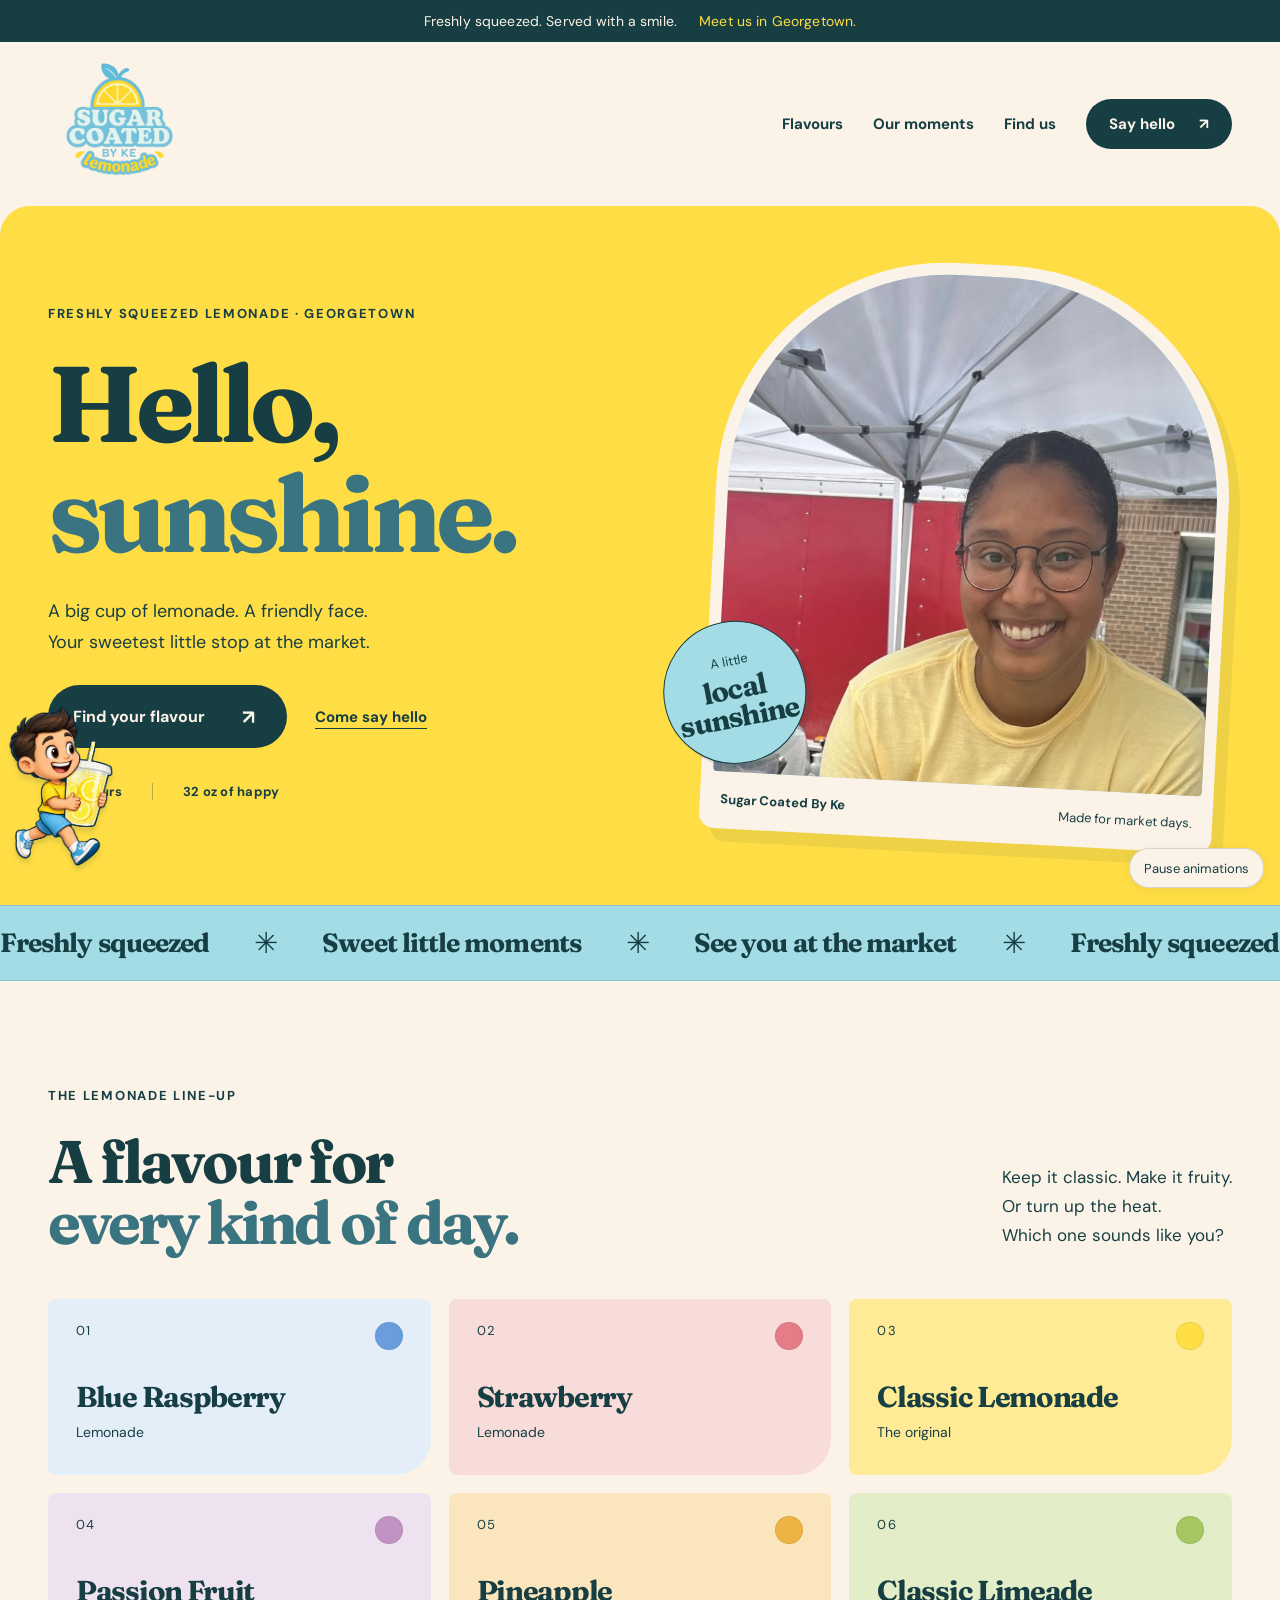
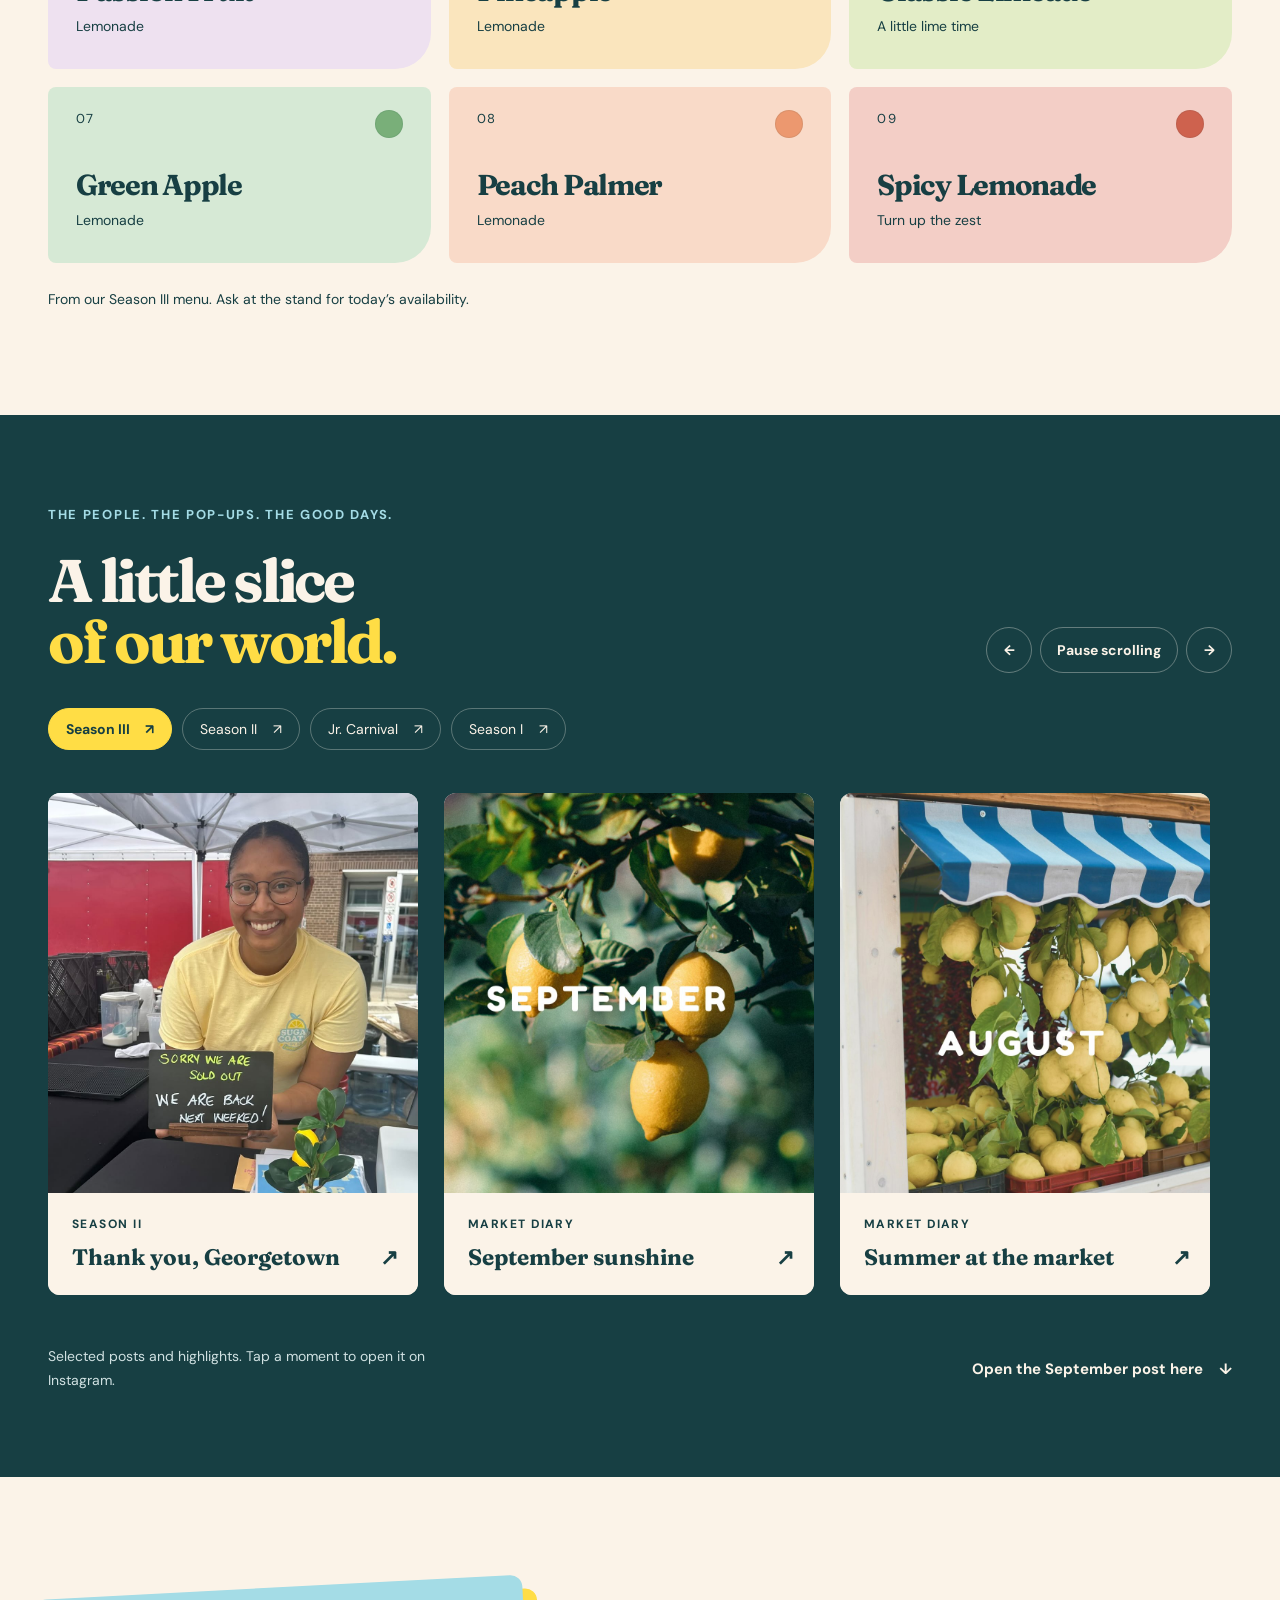
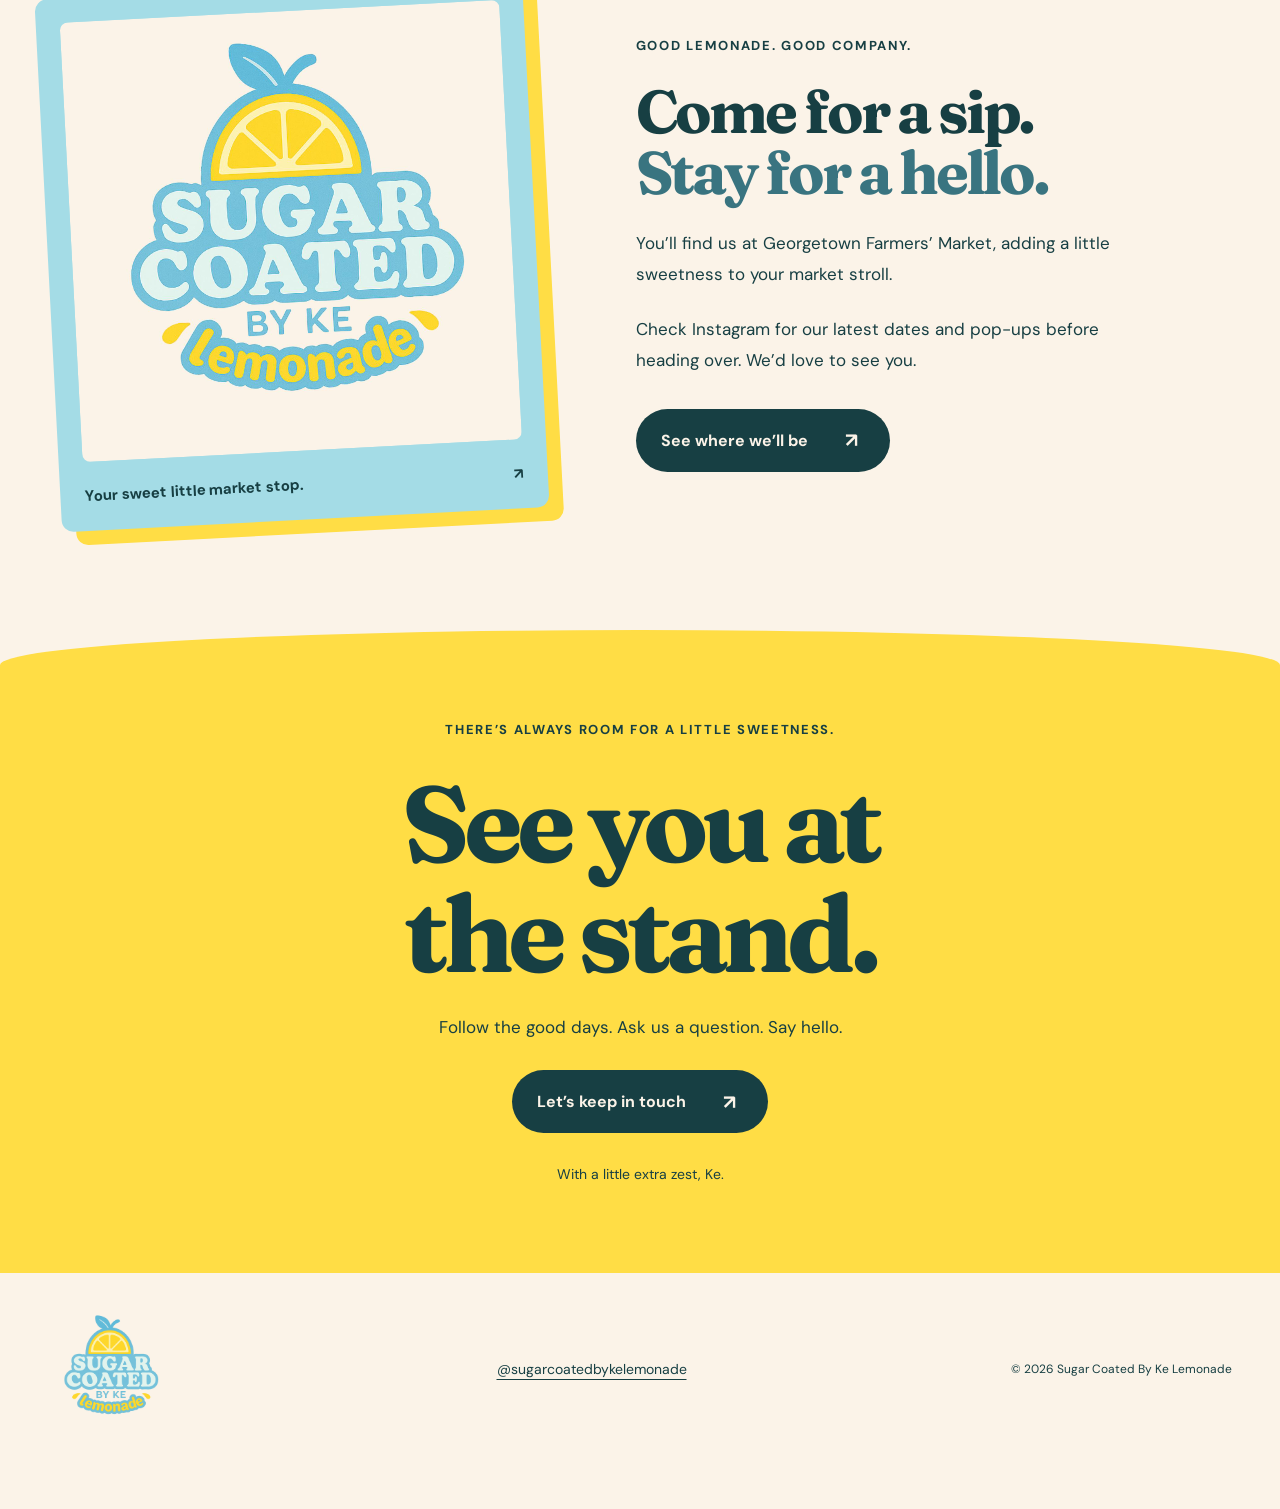
<file: index.html>
<!doctype html>
<html lang="en">
<head>
  <meta charset="utf-8">
  <meta name="viewport" content="width=device-width, initial-scale=1">
  <meta name="theme-color" content="#ffdd45">
  <title>Sugar Coated By Ke Lemonade</title>
  <meta name="description" content="A little sunshine, a little sweetness. Find Sugar Coated By Ke Lemonade at Georgetown Farmers’ Market and follow along for the latest pop-ups.">
  <link rel="stylesheet" href="styles.css"><link rel="stylesheet" href="additions.css">
</head>
<body>
  <a class="skip" href="#main">Skip to content</a>
  <div class="announcement">Freshly squeezed. Served with a smile. <span>Meet us in Georgetown.</span></div>
  <header class="header wrap">
    <a class="wordmark" href="#" aria-label="Sugar Coated By Ke Lemonade home"><img class="wordmark-logo" src="assets/brand.jpg" alt="Sugar Coated By Ke Lemonade" width="1440" height="1440"></a>
    <nav aria-label="Main navigation"><a href="#flavours">Flavours</a><a href="#moments">Our moments</a><a href="#find-us">Find us</a><a class="nav-contact" href="https://www.instagram.com/sugarcoatedbykelemonade/" target="_blank" rel="noopener noreferrer">Say hello <span aria-hidden="true">↗</span></a></nav>
  </header>
  <main id="main">
    <section class="hero" aria-labelledby="hero-title">
      <div class="hero-layout wrap">
        <div class="hero-copy">
          <p class="eyebrow">FRESHLY SQUEEZED LEMONADE · GEORGETOWN</p>
          <h1 id="hero-title">Hello,<br><em>sunshine.</em></h1>
          <p class="intro">A big cup of lemonade. A friendly face.<br>Your sweetest little stop at the market.</p>
          <div class="hero-actions"><a class="button" href="#flavours">Find your flavour <span aria-hidden="true">↗</span></a><a class="hero-secondary" href="#find-us">Come say hello</a></div>
          <div class="hero-footnote"><span>09 flavours</span><span>32 oz of happy</span></div>
        </div>
        <figure class="hero-portrait"><div class="hero-photo"><img src="assets/market-moment.jpg" alt="Ke’s welcoming smile at her Georgetown lemonade stand" width="1080" height="1920" fetchpriority="high"></div><div class="hero-stamp" aria-hidden="true">A little<br><strong>local<br>sunshine</strong></div><figcaption>Sugar Coated By Ke <span>Made for market days.</span></figcaption></figure>
      </div>
    </section>
    <div class="ribbon" aria-hidden="true"><div class="ribbon-track"><span>Freshly squeezed</span><b>✳</b><span>Sweet little moments</span><b>✳</b><span>See you at the market</span><b>✳</b><span>Freshly squeezed</span><b>✳</b><span>Sweet little moments</span><b>✳</b><span>See you at the market</span><b>✳</b></div></div>
    <section class="flavours wrap" id="flavours" aria-labelledby="flavours-title">
      <div class="section-heading"><div><p class="eyebrow">THE LEMONADE LINE-UP</p><h2 id="flavours-title">A flavour for<br><em>every kind of day.</em></h2></div><p>Keep it classic. Make it fruity.<br>Or turn up the heat.<br>Which one sounds like you?</p></div>
      <ul class="flavour-list">
        <li><span class="flavour-number">01</span><div><h3>Blue Raspberry</h3><p>Lemonade</p></div><span class="flavour-swatch" style="--flavour:#6b9ddd" aria-hidden="true"></span></li>
        <li><span class="flavour-number">02</span><div><h3>Strawberry</h3><p>Lemonade</p></div><span class="flavour-swatch" style="--flavour:#e67c86" aria-hidden="true"></span></li>
        <li><span class="flavour-number">03</span><div><h3>Classic Lemonade</h3><p>The original</p></div><span class="flavour-swatch" style="--flavour:#ffdd45" aria-hidden="true"></span></li>
        <li><span class="flavour-number">04</span><div><h3>Passion Fruit</h3><p>Lemonade</p></div><span class="flavour-swatch" style="--flavour:#c293c2" aria-hidden="true"></span></li>
        <li><span class="flavour-number">05</span><div><h3>Pineapple</h3><p>Lemonade</p></div><span class="flavour-swatch" style="--flavour:#eeb345" aria-hidden="true"></span></li>
        <li><span class="flavour-number">06</span><div><h3>Classic Limeade</h3><p>A little lime time</p></div><span class="flavour-swatch" style="--flavour:#a6c761" aria-hidden="true"></span></li>
        <li><span class="flavour-number">07</span><div><h3>Green Apple</h3><p>Lemonade</p></div><span class="flavour-swatch" style="--flavour:#79af79" aria-hidden="true"></span></li>
        <li><span class="flavour-number">08</span><div><h3>Peach Palmer</h3><p>Lemonade</p></div><span class="flavour-swatch" style="--flavour:#ec986f" aria-hidden="true"></span></li>
        <li><span class="flavour-number">09</span><div><h3>Spicy Lemonade</h3><p>Turn up the zest</p></div><span class="flavour-swatch" style="--flavour:#ce624e" aria-hidden="true"></span></li>
      </ul>
      <p class="menu-note">From our Season III menu. Ask at the stand for today’s availability.</p>
    </section>
    <section class="moments" id="moments" aria-labelledby="moments-title">
      <div class="wrap"><div class="section-heading"><div><p class="eyebrow">THE PEOPLE. THE POP-UPS. THE GOOD DAYS.</p><h2 id="moments-title">A little slice<br><em>of our world.</em></h2></div><div class="carousel-controls"><button type="button" id="stories-previous" aria-label="Previous Instagram moment">←</button><button type="button" id="stories-pause" aria-pressed="false">Pause scrolling</button><button type="button" id="stories-next" aria-label="Next Instagram moment">→</button></div></div>
      <nav class="highlight-links" aria-label="Instagram highlights"><a class="selected" href="https://www.instagram.com/stories/highlights/18064158908389042/" target="_blank" rel="noopener noreferrer">Season III <span aria-hidden="true">↗</span></a><a href="https://www.instagram.com/stories/highlights/17958822392951513/" target="_blank" rel="noopener noreferrer">Season II <span aria-hidden="true">↗</span></a><a href="https://www.instagram.com/stories/highlights/18061409795229368/" target="_blank" rel="noopener noreferrer">Jr. Carnival <span aria-hidden="true">↗</span></a><a href="https://www.instagram.com/stories/highlights/18013767737160381/" target="_blank" rel="noopener noreferrer">Season I <span aria-hidden="true">↗</span></a></nav></div>
      <div class="story-track wrap" id="story-track" tabindex="0" role="region" aria-roledescription="carousel" aria-label="Selected Instagram moments. Swipe or use the arrow buttons.">
        <a class="story-card" href="https://www.instagram.com/stories/highlights/17958822392951513/" target="_blank" rel="noopener noreferrer"><img src="assets/market-moment.jpg" alt="Ke at her lemonade stand, thanking Georgetown after a sold-out market day" width="1080" height="1920" loading="lazy"><span><small>SEASON II</small>Thank you, Georgetown <b aria-hidden="true">↗</b></span></a>
        <a class="story-card" href="https://www.instagram.com/p/DaBKysHlXJG/" target="_blank" rel="noopener noreferrer"><img src="assets/september.jpg" alt="September market post with lemons growing on a tree" width="1080" height="1350" loading="lazy"><span><small>MARKET DIARY</small>September sunshine <b aria-hidden="true">↗</b></span></a>
        <a class="story-card" href="https://www.instagram.com/p/DaBFrVzlVHn/" target="_blank" rel="noopener noreferrer"><img src="assets/august.jpg" alt="August Instagram post with lemons under a blue and white market awning" width="1080" height="1350" loading="lazy"><span><small>MARKET DIARY</small>Summer at the market <b aria-hidden="true">↗</b></span></a>
        <a class="story-card" href="https://www.instagram.com/p/DaA8eS8DmyJ/" target="_blank" rel="noopener noreferrer"><img src="assets/july.jpg" alt="July Instagram post featuring a sliced lemon on pink" width="1080" height="1350" loading="lazy"><span><small>MARKET DIARY</small>A little extra zest <b aria-hidden="true">↗</b></span></a>
      </div>
      <div class="wrap story-footer"><p>Selected posts and highlights. Tap a moment to open it on Instagram.</p><span id="story-status" class="sr-only" aria-live="polite"></span><button type="button" class="text-link embed-toggle" id="load-instagram" aria-expanded="false" aria-controls="instagram-post">Open the September post here <span aria-hidden="true">↓</span></button></div>
      <div class="wrap instagram-post" id="instagram-post" hidden><p id="embed-status" role="status">Loading Instagram…</p><div id="embed-content"></div><p><a href="https://www.instagram.com/p/DaBKysHlXJG/" target="_blank" rel="noopener noreferrer">View the full post on Instagram ↗</a></p></div>
    </section>
    <section class="market wrap" id="find-us" aria-labelledby="market-title">
      <a class="market-photo" href="https://www.instagram.com/sugarcoatedbykelemonade/" target="_blank" rel="noopener noreferrer" aria-label="Visit Sugar Coated By Ke Lemonade on Instagram"><img src="assets/brand.jpg" alt="Look for the Sugar Coated By Ke Lemonade logo at the market" width="1440" height="1440" loading="lazy"><span>Your sweet little market stop. <span aria-hidden="true">↗</span></span></a>
      <div class="market-copy"><p class="eyebrow">GOOD LEMONADE. GOOD COMPANY.</p><h2 id="market-title">Come for a sip.<br><em>Stay for a hello.</em></h2><p>You’ll find us at Georgetown Farmers’ Market, adding a little sweetness to your market stroll.</p><p>Check Instagram for our latest dates and pop-ups before heading over. We’d love to see you.</p><a class="button" href="https://www.instagram.com/sugarcoatedbykelemonade/" target="_blank" rel="noopener noreferrer">See where we’ll be <span aria-hidden="true">↗</span></a></div>
    </section>
    <section class="hello" aria-labelledby="hello-title"><div class="wrap hello-inner"><p class="eyebrow">THERE’S ALWAYS ROOM FOR A LITTLE SWEETNESS.</p><h2 id="hello-title">See you at<br><em>the stand.</em></h2><p>Follow the good days. Ask us a question. Say hello.</p><a class="button" href="https://www.instagram.com/sugarcoatedbykelemonade/" target="_blank" rel="noopener noreferrer">Let’s keep in touch <span aria-hidden="true">↗</span></a><span class="hello-signoff">With a little extra zest, Ke.</span></div></section>
  </main>
  <footer class="wrap"><a class="wordmark" href="#" aria-label="Sugar Coated By Ke Lemonade home"><img class="wordmark-logo" src="assets/brand.jpg" alt="Sugar Coated By Ke Lemonade" width="1440" height="1440"></a><a class="handle" href="https://www.instagram.com/sugarcoatedbykelemonade/" target="_blank" rel="noopener noreferrer">@sugarcoatedbykelemonade</a><span class="copyright">© 2026 Sugar Coated By Ke Lemonade</span></footer>
  <div class="mascot-lane" aria-hidden="true"><div class="mascot-travel"><div class="mascot-sprite"></div></div></div>
  <button class="motion-toggle" id="motion-toggle" type="button" aria-pressed="false">Pause animations</button>
  <script src="app.js" defer></script>
</body>
</html>
</file>
<file: styles.css>
@font-face{font-family:DM Sans;src:url('assets/fonts/dm-sans-regular.ttf') format('truetype');font-weight:400;font-display:swap}
@font-face{font-family:DM Sans;src:url('assets/fonts/dm-sans-bold.ttf') format('truetype');font-weight:700;font-display:swap}
@font-face{font-family:Fraunces;src:url('assets/fonts/fraunces-bold.ttf') format('truetype');font-weight:700;font-display:swap}
:root{--yellow:#ffdd45;--blue:#a4dce6;--ink:#173f43;--paper:#fbf3e8;--line:#173f4329;--serif:Fraunces,Georgia,serif;color-scheme:light;font-family:DM Sans,Arial,sans-serif;color:var(--ink);background:var(--paper)}
*{box-sizing:border-box}html{scroll-behavior:smooth;scroll-padding-top:30px}body{margin:0}a{color:inherit}img{display:block}a,button{-webkit-tap-highlight-color:transparent}a:focus-visible,button:focus-visible,[tabindex]:focus-visible{outline:3px solid #d34724;outline-offset:6px}::selection{background:var(--ink);color:var(--yellow)}
.wrap{width:min(1280px,calc(100% - 96px));margin-inline:auto}.announcement{background:var(--ink);color:var(--paper);text-align:center;padding:12px 20px;font-size:.875rem;letter-spacing:.01em}.announcement span{margin-left:18px;color:var(--yellow)}
.header{display:flex;align-items:center;justify-content:space-between;gap:28px;padding-block:12px}.wordmark{display:block;flex-shrink:0;text-decoration:none}.wordmark-logo{display:block;width:140px;height:auto}.header nav{display:flex;align-items:center;gap:30px;font-size:.9375rem;font-weight:700}.header nav a{text-decoration:none;transition:color .2s}.header nav a:hover{text-decoration:underline;text-underline-offset:6px}.header .nav-contact{background:var(--ink);color:var(--paper);border-radius:40px;padding:15px 23px}.nav-contact span{margin-left:20px}
.hero{background:var(--yellow);overflow:hidden;border-radius:30px 30px 0 0}.hero-layout{display:grid;grid-template-columns:1.12fr 1fr;gap:50px;align-items:center;padding-block:58px 64px}.eyebrow{font-size:.8125rem;font-weight:700;letter-spacing:.13em;line-height:1.6;margin:0 0 24px}h1,h2,h3{font-family:var(--serif);font-weight:700;letter-spacing:-.055em}h1,h2{margin:0;line-height:1.02}h1{font-size:clamp(5rem,8.4vw,8.4rem)}h1 em{font-style:normal;color:#397480}h2{font-size:clamp(2.8rem,4.7vw,4.8rem)}h2 em{font-style:normal;color:#397480}.intro{font-size:1.125rem;line-height:1.7;margin:28px 0;max-width:450px}.hero-actions{display:flex;align-items:center;gap:28px;flex-wrap:wrap}.button{display:inline-flex;align-items:center;justify-content:space-between;gap:30px;text-decoration:none;background:var(--ink);color:var(--paper);padding:18px 25px;border-radius:50px;font-size:1rem;font-weight:700;transition:transform .25s,background .25s;min-height:58px}.button>span{display:grid;place-items:center;width:27px;height:27px;font-size:1.25rem}.button:hover{transform:translateY(-4px) rotate(-1deg);background:#28606a}.hero-secondary{font-size:.9375rem;font-weight:700;text-underline-offset:6px}.hero-footnote{display:flex;gap:30px;margin-top:35px;font-size:.8125rem;font-weight:700;letter-spacing:.02em}.hero-footnote span+span{border-left:1px solid #173f4350;padding-left:30px}
.hero-portrait{position:relative;margin:0 6px 0 16px;transform:rotate(3deg);padding:12px;background:var(--paper);border-radius:230px 230px 15px 15px;box-shadow:12px 13px 0 #173f4312}.hero-photo{aspect-ratio:1/1.04;border-radius:220px 220px 4px 4px;overflow:hidden;position:relative;background:var(--blue)}.hero-photo img{width:145%;height:auto;max-width:none;position:absolute;left:-22.5%;top:-12%}.hero-portrait figcaption{padding:19px 8px 7px;display:flex;justify-content:space-between;gap:14px;font-size:.8125rem;font-weight:700;line-height:1.4}.hero-portrait figcaption span{font-weight:400}.hero-stamp{position:absolute;left:-42px;bottom:65px;display:flex;flex-direction:column;justify-content:center;align-items:center;width:143px;height:143px;border-radius:50%;background:var(--blue);border:1px solid var(--ink);box-shadow:5px 6px 0 #173f4320;transform:rotate(-14deg);font-size:.8125rem;line-height:1.3;text-align:center;animation:stamp-bob 6s ease-in-out infinite}.hero-stamp strong{font-family:var(--serif);font-size:1.8rem;line-height:.98;letter-spacing:-.05em;margin-top:5px}@keyframes stamp-bob{50%{transform:translateY(-7px) rotate(-8deg)}}
.ribbon{background:var(--blue);padding:20px 0;overflow:hidden;border-block:1px solid var(--line)}.ribbon-track{width:max-content;display:flex;align-items:center;gap:45px;animation:marquee 42s linear infinite;font:700 1.65rem/1.2 var(--serif);letter-spacing:-.035em}.ribbon-track b{font-family:Arial,sans-serif;font-size:1.8rem;font-weight:400}@keyframes marquee{to{transform:translateX(-50%)}}
.section-heading{display:flex;align-items:flex-end;justify-content:space-between;gap:48px;margin-bottom:45px}.section-heading>p{font-size:1.0625rem;line-height:1.7;max-width:320px;margin:0 0 4px}.market{display:grid;grid-template-columns:.9fr 1.1fr;align-items:center;gap:100px;padding-block:110px}.market-photo{display:block;text-decoration:none;background:var(--blue);padding:24px;border-radius:12px;transform:rotate(-3deg);box-shadow:14px 14px 0 var(--yellow)}.market-photo img{width:100%;height:auto;aspect-ratio:1;object-fit:cover;border-radius:8px}.market-photo>span{display:flex;justify-content:space-between;gap:20px;font-size:.9375rem;font-weight:700;line-height:1.5;margin-top:23px}.market-photo:hover>span{text-decoration:underline;text-underline-offset:5px}.market-copy>p:not(.eyebrow){font-size:1.0625rem;line-height:1.8;margin-block:25px;max-width:520px}.market-copy .button{margin-top:8px}.text-link{font-weight:700;font-size:.9375rem;text-underline-offset:7px;line-height:1.7}.text-link span{margin-left:12px}
.hello{padding:90px 0;background:var(--yellow);text-align:center;border-radius:50% 50% 0 0 / 35px 35px 0 0}.hello-inner{display:flex;flex-direction:column;align-items:center}.hello h2{font-size:clamp(4rem,8.4vw,8rem)}.hello h2 em{color:var(--ink)}.hello p:not(.eyebrow){font-size:1.0625rem;line-height:1.7;margin:25px 0 28px}.hello-signoff{font-size:.875rem;margin-top:32px}.hello .eyebrow{margin-bottom:28px}footer{display:flex;align-items:center;justify-content:space-between;gap:35px;padding-block:34px 78px}footer .wordmark-logo{width:124px}.handle{font-size:.875rem;text-underline-offset:5px;overflow-wrap:anywhere}.copyright{font-size:.75rem;line-height:1.6}.skip{position:fixed;top:10px;left:10px;z-index:20;background:white;padding:15px;transform:translateY(-200%)}.skip:focus{transform:none}
@media(max-width:1000px){.wrap{width:calc(100% - 56px)}.hero-layout{gap:30px}.header nav{gap:18px}.hero h1{font-size:clamp(4.8rem,8.3vw,7rem)}.hero-portrait{margin-left:0}.hero-portrait figcaption span{display:none}.hero-stamp{left:-20px;width:112px;height:112px;bottom:53px}.hero-stamp strong{font-size:1.45rem}.market{gap:55px}.section-heading{gap:30px}footer{flex-wrap:wrap}}
@media(max-width:700px){.wrap{width:calc(100% - 40px)}.announcement{font-size:.8125rem;padding:10px}.announcement span{display:none}.header{flex-wrap:wrap;padding-block:15px;gap:18px}.wordmark-logo{width:120px}.header nav{width:100%;justify-content:space-between;gap:8px;font-size:.875rem}.header .nav-contact{padding:10px 14px}.nav-contact span{display:none}.hero{border-radius:20px 20px 0 0}.hero-layout{grid-template-columns:1fr;padding-block:42px 45px;gap:42px}.eyebrow{font-size:.75rem;letter-spacing:.1em;margin-bottom:20px}.hero h1{font-size:clamp(4.4rem,16vw,7.4rem)}.intro{margin-block:24px;font-size:1.0625rem}.hero-actions{gap:20px}.button{padding:16px 21px;gap:22px;min-height:54px}.hero-footnote{margin-top:27px;font-size:.8125rem}.hero-portrait{width:86%;max-width:380px;justify-self:center;margin:0 0 0 10px;padding:10px}.hero-photo{aspect-ratio:1/1.02}.hero-stamp{left:-25px;bottom:50px}.hero-portrait figcaption{font-size:.8125rem;padding:15px 4px 4px}.ribbon{padding-block:17px}.ribbon-track{font-size:1.35rem;gap:28px}.section-heading{flex-direction:column;align-items:flex-start;gap:24px;margin-bottom:32px}h2{font-size:clamp(2.65rem,9.5vw,4rem)}.section-heading>p{font-size:1rem}.market{grid-template-columns:1fr;padding-block:70px;gap:55px}.market-photo{width:90%;max-width:420px;justify-self:center;padding:19px;box-shadow:10px 10px 0 var(--yellow)}.market-copy h2{font-size:clamp(2.55rem,9vw,3.8rem)}.hello{padding:62px 0}.hello h2{font-size:clamp(4rem,16vw,6rem)}.hello .eyebrow{max-width:270px}footer{align-items:flex-start;flex-direction:column;gap:24px;padding-block:30px 80px}}
@media(prefers-reduced-motion:reduce){html{scroll-behavior:auto}*,*::before,*::after{animation:none!important;transition:none!important}}
</file>
<file: additions.css>
button{font:inherit;color:inherit;cursor:pointer}.flavours{padding-block:105px}.flavour-list{list-style:none;display:grid;grid-template-columns:repeat(3,minmax(0,1fr));padding:0;margin:0;gap:18px}.flavour-list li{--tile:#e4eef9;display:grid;grid-template-columns:1fr auto;position:relative;gap:25px;padding:23px 28px 28px;background:var(--tile);border-radius:8px 8px 36px 8px;min-height:176px;transition:transform .3s ease,box-shadow .3s ease}.flavour-list li:nth-child(2){--tile:#f8dcd9}.flavour-list li:nth-child(3){--tile:#ffeb95}.flavour-list li:nth-child(4){--tile:#eee1f0}.flavour-list li:nth-child(5){--tile:#fae5bd}.flavour-list li:nth-child(6){--tile:#e3edc7}.flavour-list li:nth-child(7){--tile:#d6e9d5}.flavour-list li:nth-child(8){--tile:#f9dac8}.flavour-list li:nth-child(9){--tile:#f3cec6}.flavour-list li:hover{transform:translateY(-5px) rotate(-1deg);box-shadow:0 12px 20px #173f4310}.flavour-number{font-size:.8125rem;letter-spacing:.1em}.flavour-list li>div{grid-column:1/3;grid-row:2}.flavour-list h3{font-size:1.8rem;line-height:1.1;margin:0;letter-spacing:-.045em}.flavour-list p{font-size:.875rem;margin:10px 0 0}.flavour-swatch{grid-column:2;grid-row:1;display:block;background:var(--flavour);width:28px;height:28px;border-radius:50%;border:1px solid #173f4315}.menu-note{font-size:.875rem;line-height:1.6;margin:25px 0 0}
.moments{padding:90px 0 70px;background:var(--ink);color:var(--paper);overflow:hidden}.moments h2 em{color:var(--yellow)}.moments .eyebrow{color:var(--blue)}.carousel-controls{display:flex;gap:8px;align-items:center;flex-shrink:0}.carousel-controls button{border:1px solid #fffaf055;background:transparent;min-width:46px;min-height:46px;border-radius:50px;padding:10px 16px;font-size:.875rem;font-weight:700;transition:background .2s,color .2s}.carousel-controls button:hover{background:var(--yellow);color:var(--ink)}.highlight-links{display:flex;flex-wrap:wrap;gap:10px;margin:-10px 0 35px}.highlight-links a{padding:11px 17px;border:1px solid #fffaf04a;border-radius:30px;text-decoration:none;font-size:.875rem}.highlight-links a.selected{background:var(--yellow);color:var(--ink);border-color:var(--yellow);font-weight:700}.highlight-links a:hover{text-decoration:underline;text-underline-offset:4px}.highlight-links span{margin-left:12px}.story-track{display:flex;gap:26px;overflow-x:auto;scroll-snap-type:x mandatory;scrollbar-width:thin;scrollbar-color:#a4dce6 transparent;padding:8px 4px 26px;position:relative}.story-card{flex:0 0 clamp(265px,31vw,370px);border-radius:12px;overflow:hidden;background:var(--paper);color:var(--ink);text-decoration:none;scroll-snap-align:start;transition:transform .3s}.story-card img{width:100%;height:400px;object-fit:cover;object-position:center;transition:transform .5s}.story-card:first-child img{object-position:center 32%}.story-card>span{display:block;position:relative;padding:23px 45px 25px 24px;font-family:var(--serif);font-size:1.4rem;font-weight:700;line-height:1.2;background:var(--paper)}.story-card small{display:block;font:700 .75rem DM Sans,Arial,sans-serif;letter-spacing:.12em;margin-bottom:12px}.story-card b{position:absolute;right:20px;bottom:25px}.story-card:hover img{transform:scale(1.025)}.story-card:hover>span{text-decoration:underline;text-underline-offset:5px}.story-footer{display:flex;align-items:center;justify-content:space-between;gap:25px;margin-top:10px}.story-footer p{font-size:.875rem;line-height:1.7;max-width:410px;color:#d0e1e2}.embed-toggle{border:0;background:transparent;padding:8px 0;text-align:left}.instagram-post{margin-top:28px;max-width:550px;background:var(--paper);color:var(--ink);padding:24px;border-radius:16px}.instagram-post[hidden]{display:none}.instagram-post iframe,.instagram-post blockquote{min-width:0!important;max-width:100%!important;width:100%!important}.instagram-post p{font-size:.875rem;line-height:1.6}
.mascot-lane{position:fixed;inset:auto 0 22px;height:180px;z-index:6;pointer-events:none;overflow:hidden}.mascot-travel{position:absolute;left:0;bottom:0;width:119px;height:180px;animation:cross-screen 30s linear infinite}.mascot-sprite{width:100%;height:100%;background:url('assets/lemonade-run.png') 0 0/400% 100% no-repeat;animation:running .65s steps(1) infinite;filter:drop-shadow(0 5px 2px #173f4320)}@keyframes cross-screen{0%{transform:translateX(-180px)}55%,100%{transform:translateX(calc(100vw + 180px))}}@keyframes running{0%,100%{background-position:0% 0;transform:translateY(0) rotate(-2deg)}25%{background-position:33.333333% 0;transform:translateY(-5px) rotate(1deg)}50%{background-position:66.666667% 0;transform:translateY(0) rotate(-2deg)}75%{background-position:100% 0;transform:translateY(-5px) rotate(1deg)}}.motion-toggle{position:fixed;right:16px;bottom:12px;z-index:7;border:1px solid var(--line);background:var(--paper);padding:10px 14px;border-radius:25px;font-size:.8125rem;min-height:40px;box-shadow:0 2px 10px #173f4310}.motion-paused *,.motion-paused *::before,.motion-paused *::after{animation-play-state:paused!important}.sr-only{position:absolute;width:1px;height:1px;padding:0;margin:-1px;overflow:hidden;clip:rect(0,0,0,0);white-space:nowrap;border:0}
@media(max-width:1000px){.moments .section-heading{align-items:flex-start;flex-direction:column}.flavour-list li{padding:22px}.flavour-list h3{font-size:1.55rem}.story-card img{height:350px}}
@media(max-width:700px){.flavours{padding-block:65px}.flavour-list{grid-template-columns:repeat(2,minmax(0,1fr));gap:12px}.flavour-list li{padding:18px;min-height:175px;gap:20px;border-bottom-right-radius:28px}.flavour-list h3{font-size:1.4rem}.flavour-swatch{width:22px;height:22px}.flavour-list li:last-child{grid-column:1/-1;min-height:140px;grid-template-columns:auto 1fr auto;align-items:center;gap:20px}.flavour-list li:last-child>div{grid-column:2;grid-row:1}.flavour-list li:last-child .flavour-swatch{grid-column:3}.moments{padding-block:60px 48px}.highlight-links{margin-top:0;gap:8px}.highlight-links a{padding:10px 13px}.story-track{gap:18px}.story-card{flex-basis:280px}.story-card img{height:350px}.story-card>span{padding:22px 40px 24px 20px;font-size:1.25rem}.story-footer{flex-direction:column;align-items:flex-start;gap:4px}.mascot-lane{height:140px}.mascot-travel{width:92px;height:140px}.instagram-post{padding:10px}}
@media(max-width:350px){.flavour-list{grid-template-columns:1fr}.flavour-list li:last-child{display:grid;grid-template-columns:1fr auto}.flavour-list li:last-child>div{grid-column:1/3;grid-row:2}.flavour-list li:last-child .flavour-swatch{grid-column:2}.carousel-controls{gap:6px}.carousel-controls button{padding:10px 12px}}
@media(prefers-reduced-motion:reduce){.mascot-lane{display:none}.motion-toggle{display:none}.story-track{scroll-behavior:auto}}
</file>
